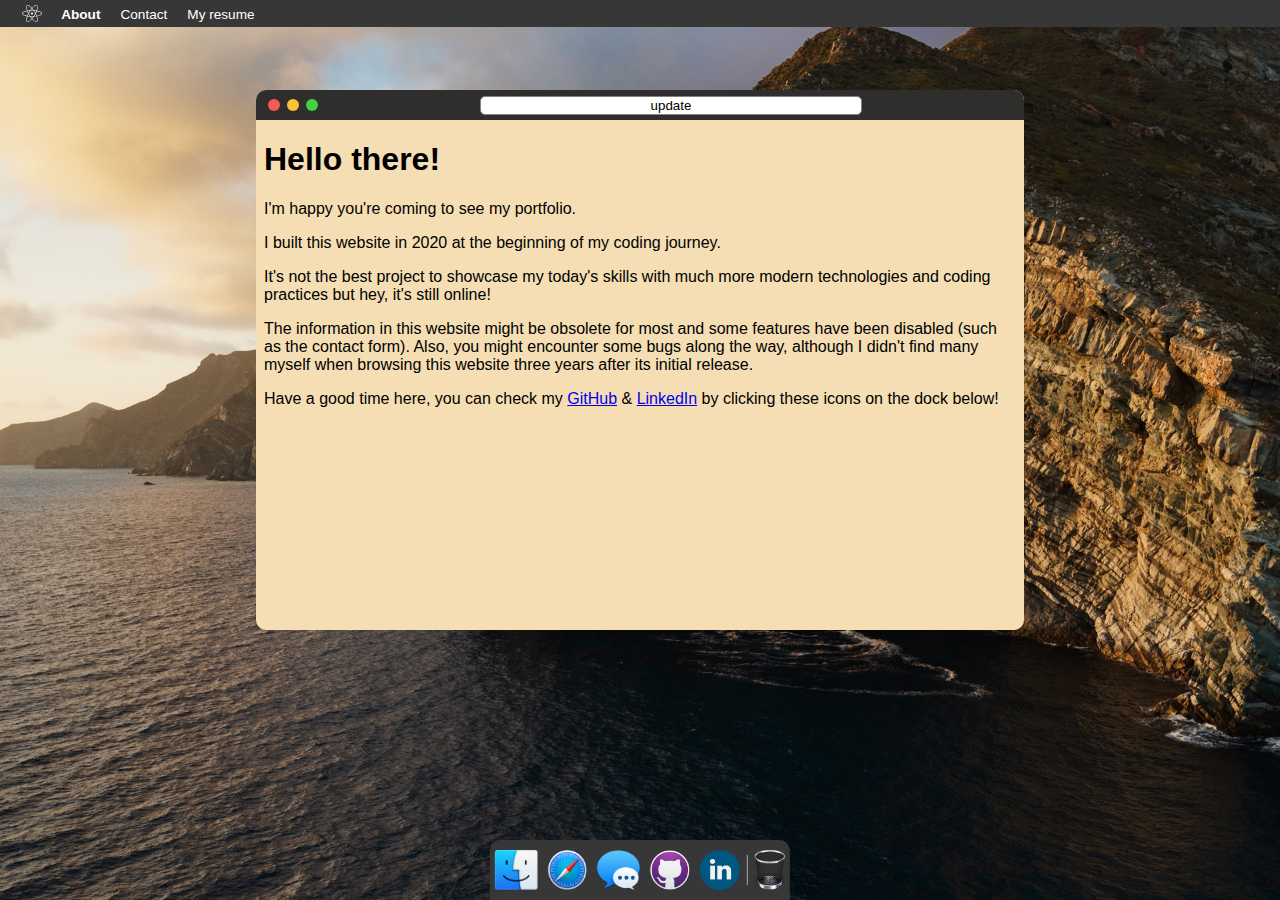
<file: index.html>
<!DOCTYPE html>
<html lang="en">
<head>
    <meta charset="UTF-8">
    <meta name="viewport" content="width=device-width, initial-scale=1.0">
    <!-- <link rel="stylesheet" href="https://csstools.github.io/normalize.css/11.0.0/normalize.css"> -->
    <link rel="stylesheet" href="style.css">
    <link rel="shortcut icon" href="images/atom.svg" type="image/x-icon">
    <title>Loïc Etienne | Portfolio</title>
    <script src="libraries/draggabilly.pkgd.min.js"></script>
    <script src="libraries/draggabilly.min.js"></script>
</head>
<body>
    <!--⬇ NAV ⬇-->
    <nav>
        <div class="imgContainer nav-item" data-cm="cm1">
            <img src="images/atom.svg" alt="logo" />
        </div>
        <b class="nav-item" data-cm="cm2">About</b>
        <span class="nav-item" data-cm="cm3">Contact</span>
        <span class="nav-item" data-cm="cm4">My resume</span>
        <span class="nav-item" id="clock"></span>
    </nav>
    <!--⬆ NAV ⬆-->


    <!--⬇ Contextual menus of the nav ⬇-->
    <div class="contextual-menu" id="cm1">
        <p onclick="location.reload(true)">Restart</p>
        <p onclick="window.location.href ='https://duckduckgo.com/'">Shutdown</p>
    </div>

    <div class="contextual-menu" id="cm2">
        <p onclick="openWindow('safari','webpages/about_me.html','about me')">Learn more about me</p>
        <p onclick="openWindow('safari','webpages/about_this_project.html','about this project')">Learn more about this project</p>
    </div>

    <div class="contextual-menu" id="cm3">
        <p onclick="openWindow('imessage')">Click <u>here</u> to send me a nice message</p>
        <p onclick="redirect('mailto:loic.etienne+old-portfolio@dauphine.eu')">Or use my email <i>loic.etienne@dauphine.eu</i></p>
        <p onclick="redirect('tel:+33612345678')">I can also be reached at <i>+33 (0) 6 12 34 56 78</i></p>
        <div class="horizontal-line"></div>
        <p onclick="redirect('https://www.linkedin.com/in/loic-etienne/')">My LinkedIn is one click away from here</p>
        <p onclick="redirect('https://github.com/LoicE5')">So is my GitHub profile</p>
    </div>

    <div class="contextual-menu" id="cm4">
        <p onclick="alert(`No longer available :(`)">Click <u>here</u> to get to my online Resume</p>
        <p onclick="alert(`No longer available :(`)">Or <u>here</u> to view my PDF resume</p>
    </div>
    <!--⬆ Contextual menus of the nav ⬆-->

    <!--⬇ Dock ⬇-->
    <div class="dock">
        <img src="images/icons/finder-icon.png" alt="Finder" draggable="false" onclick="openWindow('finder')">
        <img src="images/icons/safari-icon.png" alt="Safari" draggable="false" onclick="openWindow('safari','webpages/guide.html','guide')">
        <img src="images/icons/messages-icon.png" alt="Messages" draggable="false" onclick="openWindow('imessage')">
        <img src="images/icons/github-icon.png" alt="GitHub" draggable="false" onclick="redirect(`https://github.com/LoicE5`)">
        <img src="images/icons/linkedin-icon.png" alt="" draggable="false" onclick="redirect(`https://www.linkedin.com/in/loic-etienne/`)">
        <div class="vertical-dock-line"></div>
        <img src="images/icons/trash-icon.png" alt="" draggable="false">
    </div>
    <!--⬆ Dock ⬆-->

<!--⬇ JavaScript ⬇-->
<script src="app.js"></script>
</body>
</html>
</file>
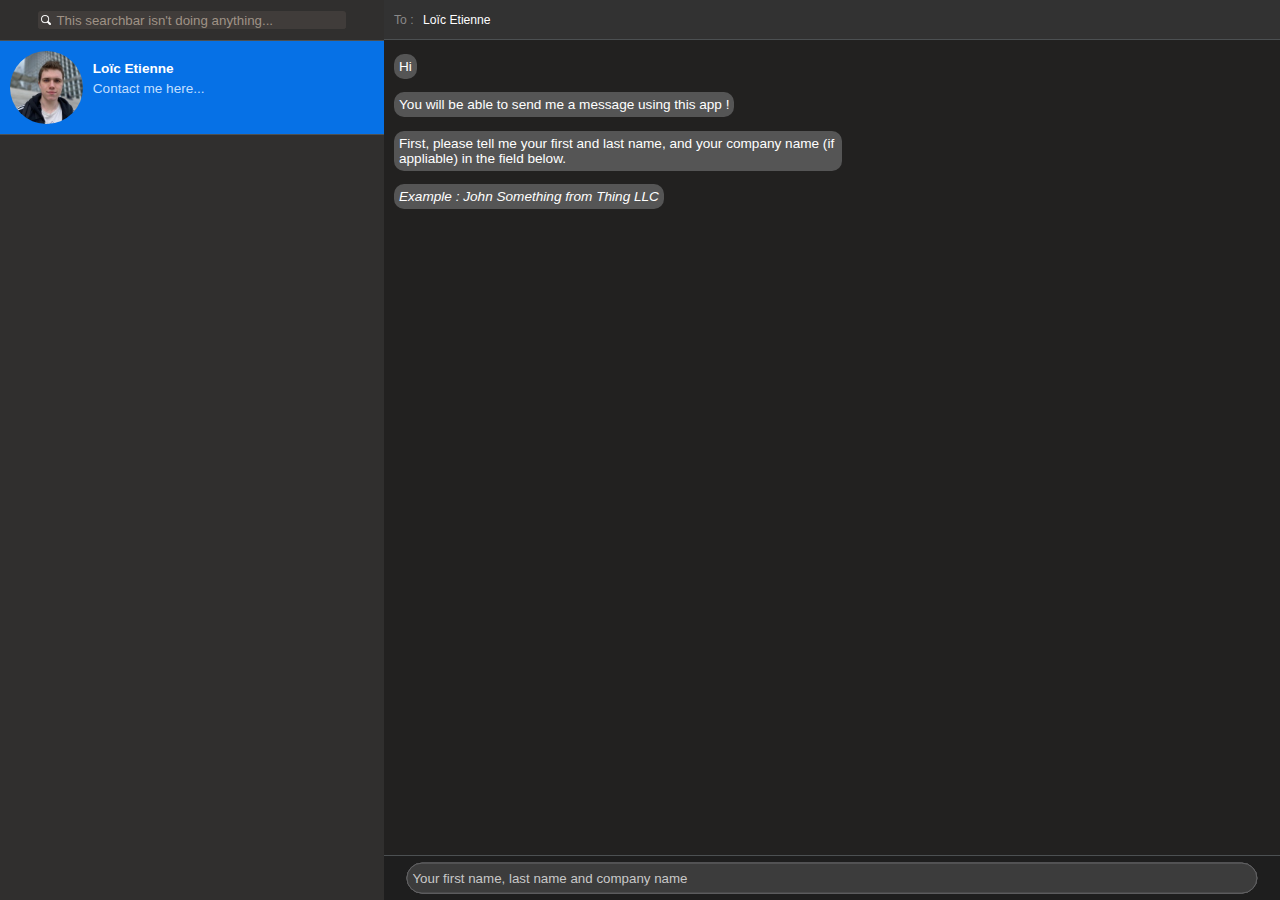
<file: assets/imessage_form.html>
<!DOCTYPE html>
<html lang="en">
<head>
    <meta charset="UTF-8">
    <META HTTP-EQUIV="Pragma" CONTENT="no-cache">
    <meta name="viewport" content="width=device-width, initial-scale=1.0">
    <title>iMessage Form | Loïc Etienne</title>
    <link rel="stylesheet" href="imessage_stylesheet.css">
</head>
<body>
    <aside>
        <div class="searchbar-container">
            <input type="text" placeholder="This searchbar isn't doing anything...">
            <img src="../images/search_icon.png" alt="" ondragstart="return false">
        </div>
        <div class="contact">
            <img src="../images/loic_etienne_linkedin_pic.jpeg" alt="">
            <b>Loïc Etienne</b><br>
            <span>Contact me here...</span>
        </div>
    </aside>
    <main>
        <div class="user-container">
            <span>To : </span>&nbsp;<span>Loïc Etienne</span>
        </div>
        <p class="message-received">Hi</p>
        <p class="message-received">You will be able to send me a message using this app !</p>
        <p class="message-received">First, please tell me your first and last name, and your company name (if appliable) in the field below.</p>
        <p class="message-received"><i>Example : John Something from Thing LLC</i></p>
    </main>
    <form method="GET" action="imessage_target.html" autocomplete="off">
        <input type="text" required class="messageInput" placeholder="Your first name, last name and company name" name="names" style="z-index:3" onkeydown="sending(event,this)">
        <input type="text" required class="messageInput" placeholder="Your email adress" name="email" style="z-index:2" onkeydown="sending(event,this)">
        <textarea name="message" required rows="1" class="messageInput" style="z-index:0" placeholder="Your message"></textarea>
        <input type="image" src="../images/send_button.png" border="0" alt="Submit" />
    </form>

    <!--⬇ Script ⬇-->
    <script>
        window.onload = ()=>{
            const ua = navigator.userAgent.toLowerCase();
            const isAndroid = ua.indexOf("android") > -1;
            if(isAndroid){
                alert("Dear visitor,\n\nIt seems that you are using an Android device. Unfortunately, the interactivity of this form is based on the keyCode JavaScript detection, that is impossible because of Android's restrictions.\n\nYou can :\n\n- Open this window with an IOS device or with any computer or\n\n- Reach me directly at loic.e@ik.me");
            }
            console.log('ATTENTION\n\nThe content that you might be seeing in this console is for pure development purposes and is destinated to developers who wish to help me improve the efficiency of this code. If you are a regular user, please do not pay attention to what may appears below.');
        }

        function sending(e,el){
            
            const code = (e.keyCode ? e.keyCode : e.which);

            console.log('keyCode → '+code);

            /*⬇ code == 13 → Return/Enter & code == 9 → Tab ⬇*/
            if(code == 13 || code == 9) {
                const val = el.value;

                if(val != ''){

                    if(el.name == "names"){
                        document.querySelector('main').innerHTML += `
                            <p class="message-sent">${val}</p>
                            <p class="message-received">Alright ${val}, nice to meet you ! Can I please ask you for your email address ? You can type it in the field below !</p>
                        `;
                    } else if(el.name == "email"){
                        document.querySelector('main').innerHTML += `
                            <p class="message-sent">${val}</p>
                            <p class="message-received">Thanks ! I'll be using this email address to reach you once I've read your message ! Talking about message, what is it ? You can type it below as well as before.</p>
                        `;
                    }

                    el.classList.add('screen-reader-text');
                }
            }
        }

        const textarea = document.querySelector("textarea");
        const heightLimit = 150; /* Maximum height: 200px */

        textarea.oninput = function() {
            textarea.style.height = ""; /* Reset the height*/
            textarea.style.height = Math.min(textarea.scrollHeight, heightLimit) + "px";
            document.querySelector('form').style.height = Math.min(textarea.scrollHeight, heightLimit) + "px";
        }
    </script>
</body>
</html>
</file>
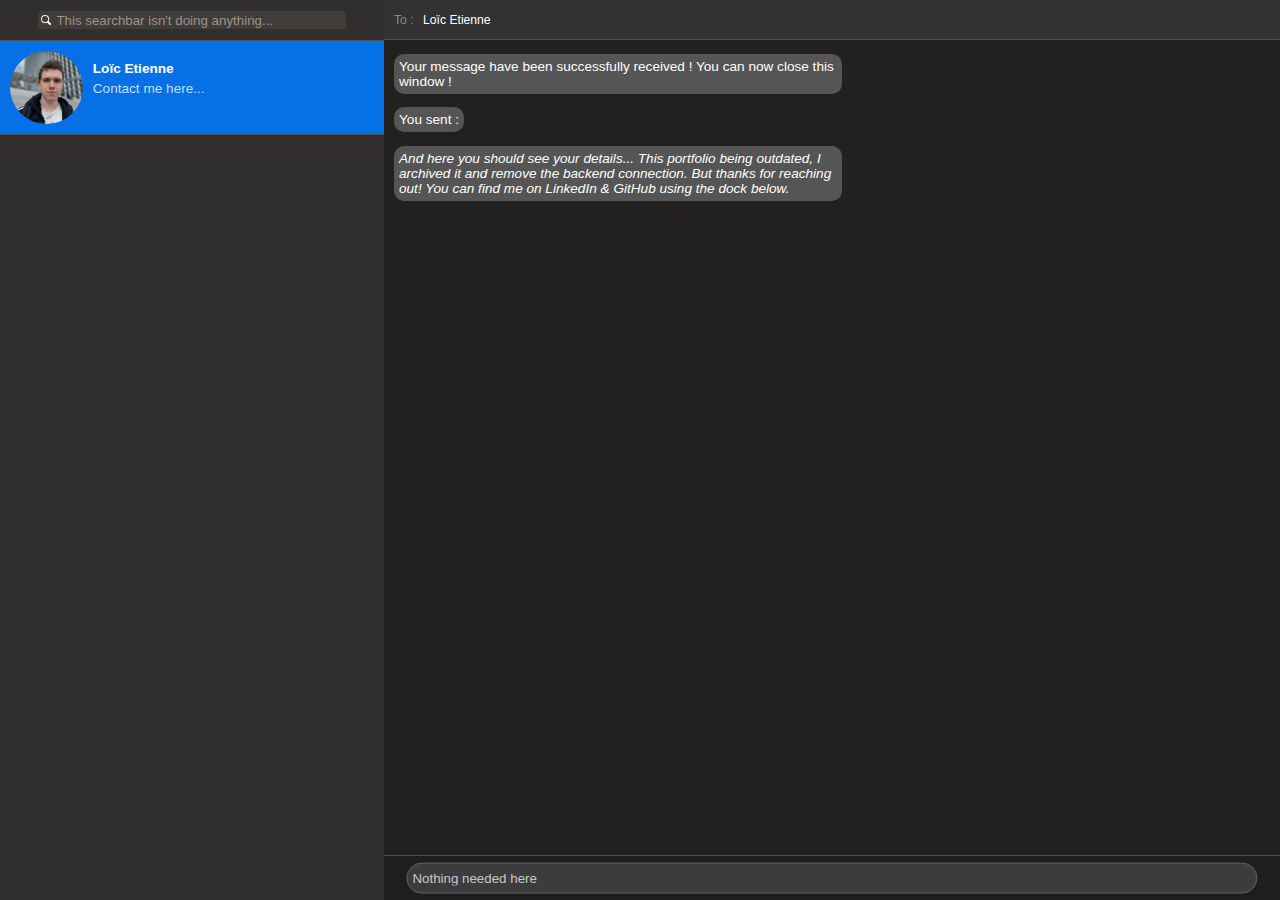
<file: assets/imessage_target.html>
<!DOCTYPE html>
<html lang="en">
<head>
    <meta charset="UTF-8">
    <meta name="viewport" content="width=device-width, initial-scale=1.0">
    <title>iMessage Form | Loïc Etienne</title>
    <link rel="stylesheet" href="imessage_stylesheet.css">
</head>
<body>
    <aside>
        <div class="searchbar-container">
            <input type="text" placeholder="This searchbar isn't doing anything...">
            <img src="../images/search_icon.png" alt="" ondragstart="return false">
        </div>
        <div class="contact">
            <img src="../images/loic_etienne_linkedin_pic.jpeg" alt="">
            <b>Loïc Etienne</b><br>
            <span>Contact me here...</span>
        </div>
    </aside>
    <main>
        <div class="user-container">
            <span>To : </span>&nbsp;<span>Loïc Etienne</span>
        </div>

        <p class="message-received">Your message have been successfully received ! You can now close this window !</p>
        <p class="message-received">You sent :</p>
        <p class="message-received"><i>And here you should see your details... This portfolio being outdated, I archived it and remove the backend connection. But thanks for reaching out! You can find me on LinkedIn & GitHub using the dock below.</i></p>
    </main>
    <form>
        <input type="text" required class="messageInput" placeholder="Nothing needed here" name="names" style="z-index:3" onkeypress="return false">
    </form>
</body>
</html>
</file>
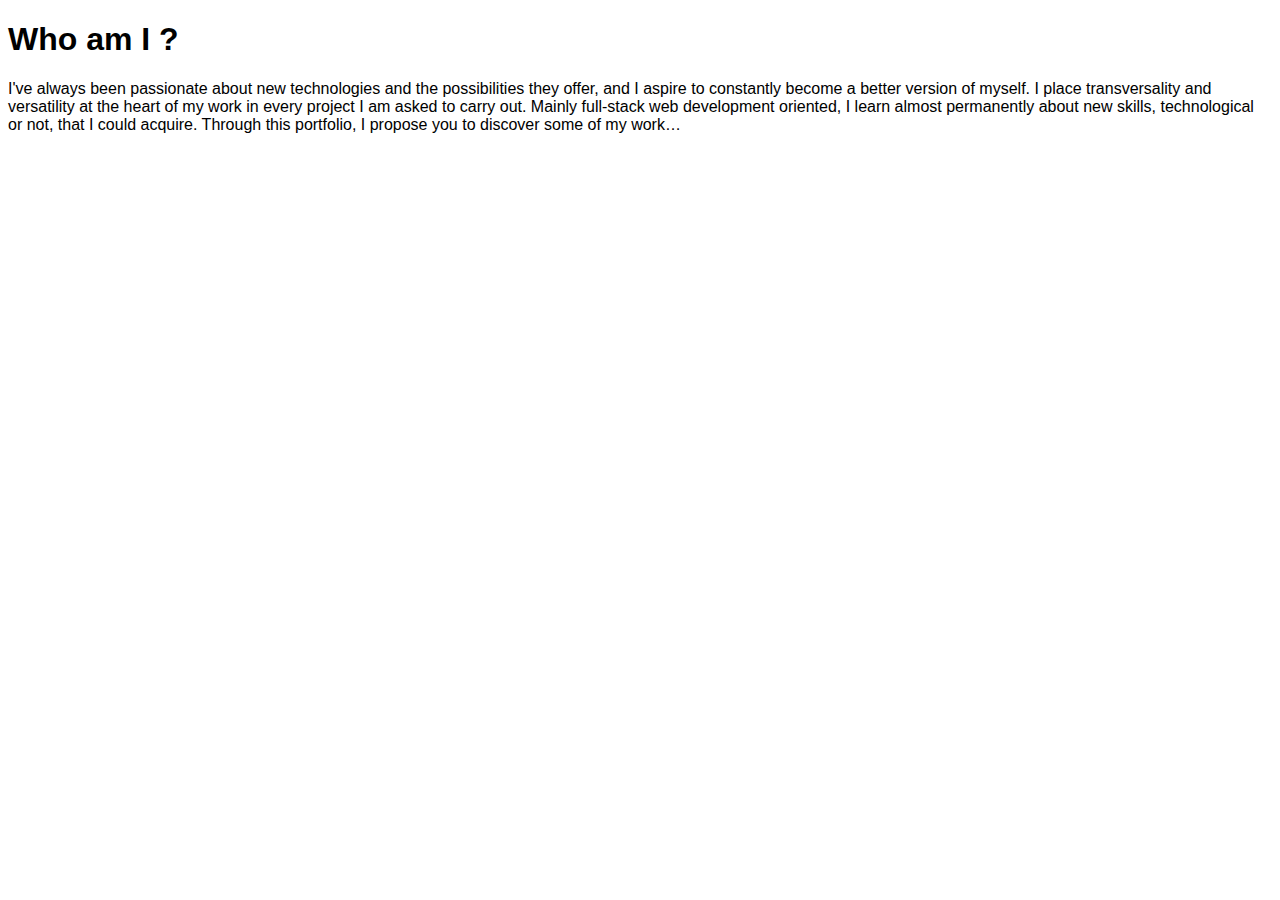
<file: webpages/about_me.html>
<!DOCTYPE html>
<html lang="en">
<head>
    <meta charset="UTF-8">
    <meta name="viewport" content="width=device-width, initial-scale=1.0">
    <link rel="stylesheet" href="webpages_stylesheet.css">
    <title>About me | Loïc Etienne</title>
</head>
<body>
    <h1>Who am I ?</h1>
    <p>I've always been passionate about new technologies and the possibilities they offer, and I aspire to constantly become a better version of myself. I place transversality and versatility at the heart of my work in every project I am asked to carry out. Mainly full-stack web development oriented, I learn almost permanently about new skills, technological or not, that I could acquire. Through this portfolio, I propose you to discover some of my work…
    </p>
</body>
</html>
</file>
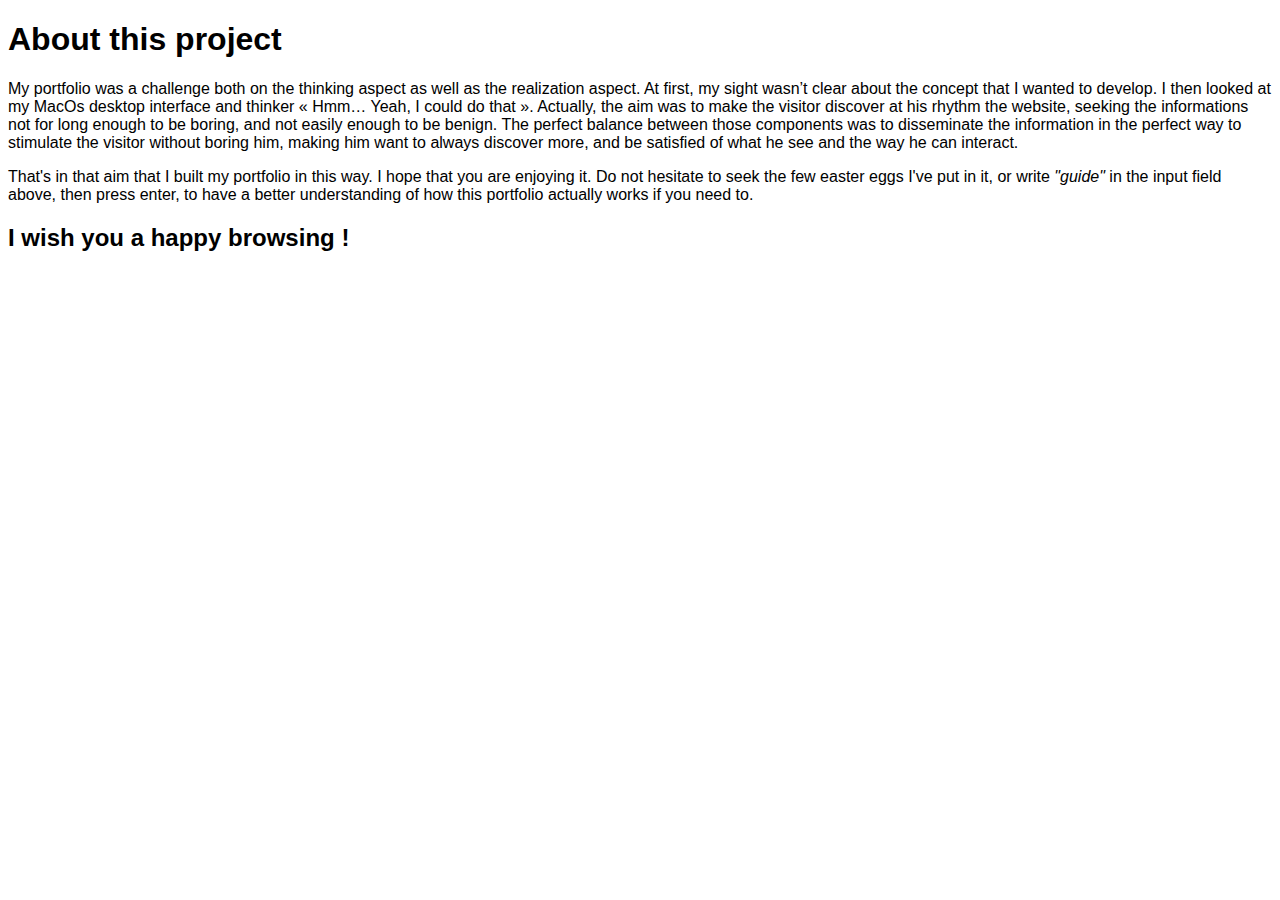
<file: webpages/about_this_project.html>
<!DOCTYPE html>
<html lang="en">
<head>
    <meta charset="UTF-8">
    <meta name="viewport" content="width=device-width, initial-scale=1.0">
    <link rel="stylesheet" href="webpages_stylesheet.css">
    <title>About this project | Loïc Etienne</title>
</head>
<body>
    <h1>About this project</h1>
    <p>My portfolio was a challenge both on the thinking aspect as well as the realization aspect. At first, my sight wasn’t clear about the concept that I wanted to develop. I then looked at my MacOs desktop interface and thinker « Hmm… Yeah, I could do that ». Actually, the aim was to make the visitor discover at his rhythm the website, seeking the informations not for long enough to be boring, and not easily enough to be benign. The perfect balance between those components was to disseminate the information in the perfect way to stimulate the visitor without boring him, making him want to always discover more, and be satisfied of what he see and the way he can interact.
    </p>
    <p>That's in that aim that I built my portfolio in this way. I hope that you are enjoying it. Do not hesitate to seek the few easter eggs I've put in it, or write <i>"guide"</i> in the input field above, then press enter, to have a better understanding of how this portfolio actually works if you need to.
    </p>
    <h2>I wish you a happy browsing !</h2>
</body>
</html>
</file>
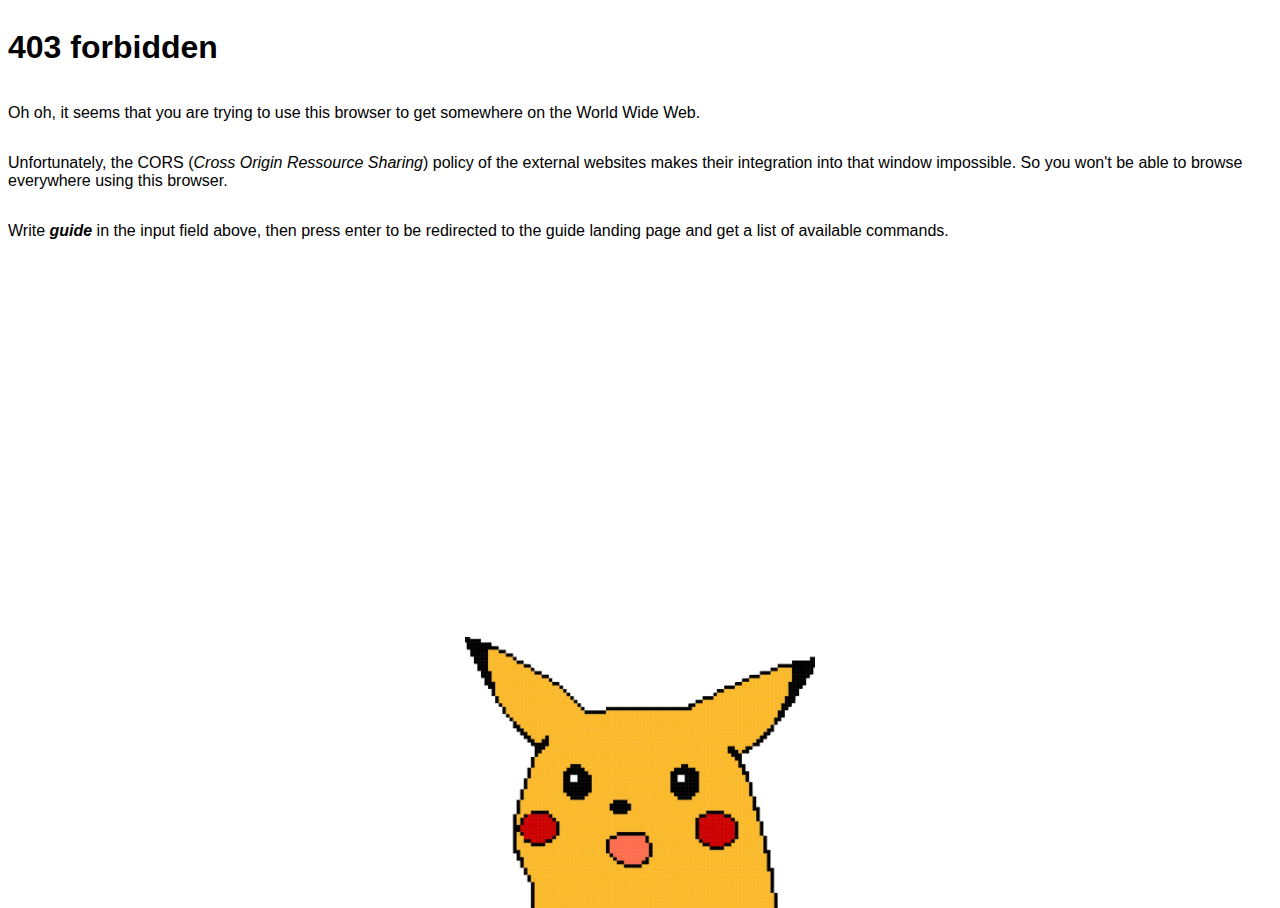
<file: webpages/access_denied.html>
<!DOCTYPE html>
<html lang="en">
<head>
    <meta charset="UTF-8">
    <meta name="viewport" content="width=device-width, initial-scale=1.0">
    <title>Acces denied</title>
    <link rel="stylesheet" href="webpages_stylesheet.css">
    <style>
       body {
            margin-bottom: 0px;
            height: 100vh;
            display: flex;
            flex-flow: column nowrap;
            overflow: hidden;
       }

        img {
            margin-left: auto;
            margin-right: auto;
            margin-top: auto;
            margin-bottom: 0px;
            width: 60vw;
            max-width: 350px;
            height: auto;
        }
    </style>
</head>
<body>
    <h1>403 forbidden</h1>
    <p>Oh oh, it seems that you are trying to use this browser to get somewhere on the World Wide Web.</p>
    <p>Unfortunately, the CORS (<i>Cross Origin Ressource Sharing</i>) policy of the external websites makes their integration into that window impossible. So you won't be able to browse everywhere using this browser.</p>
    <p>Write <b><i>guide</i></b> in the input field above, then press enter to be redirected to the guide landing page and get a list of available commands.</p>
    <img src="../images/shocked_pikachu.png" alt="" draggable="false">
</body>
</html>
</file>
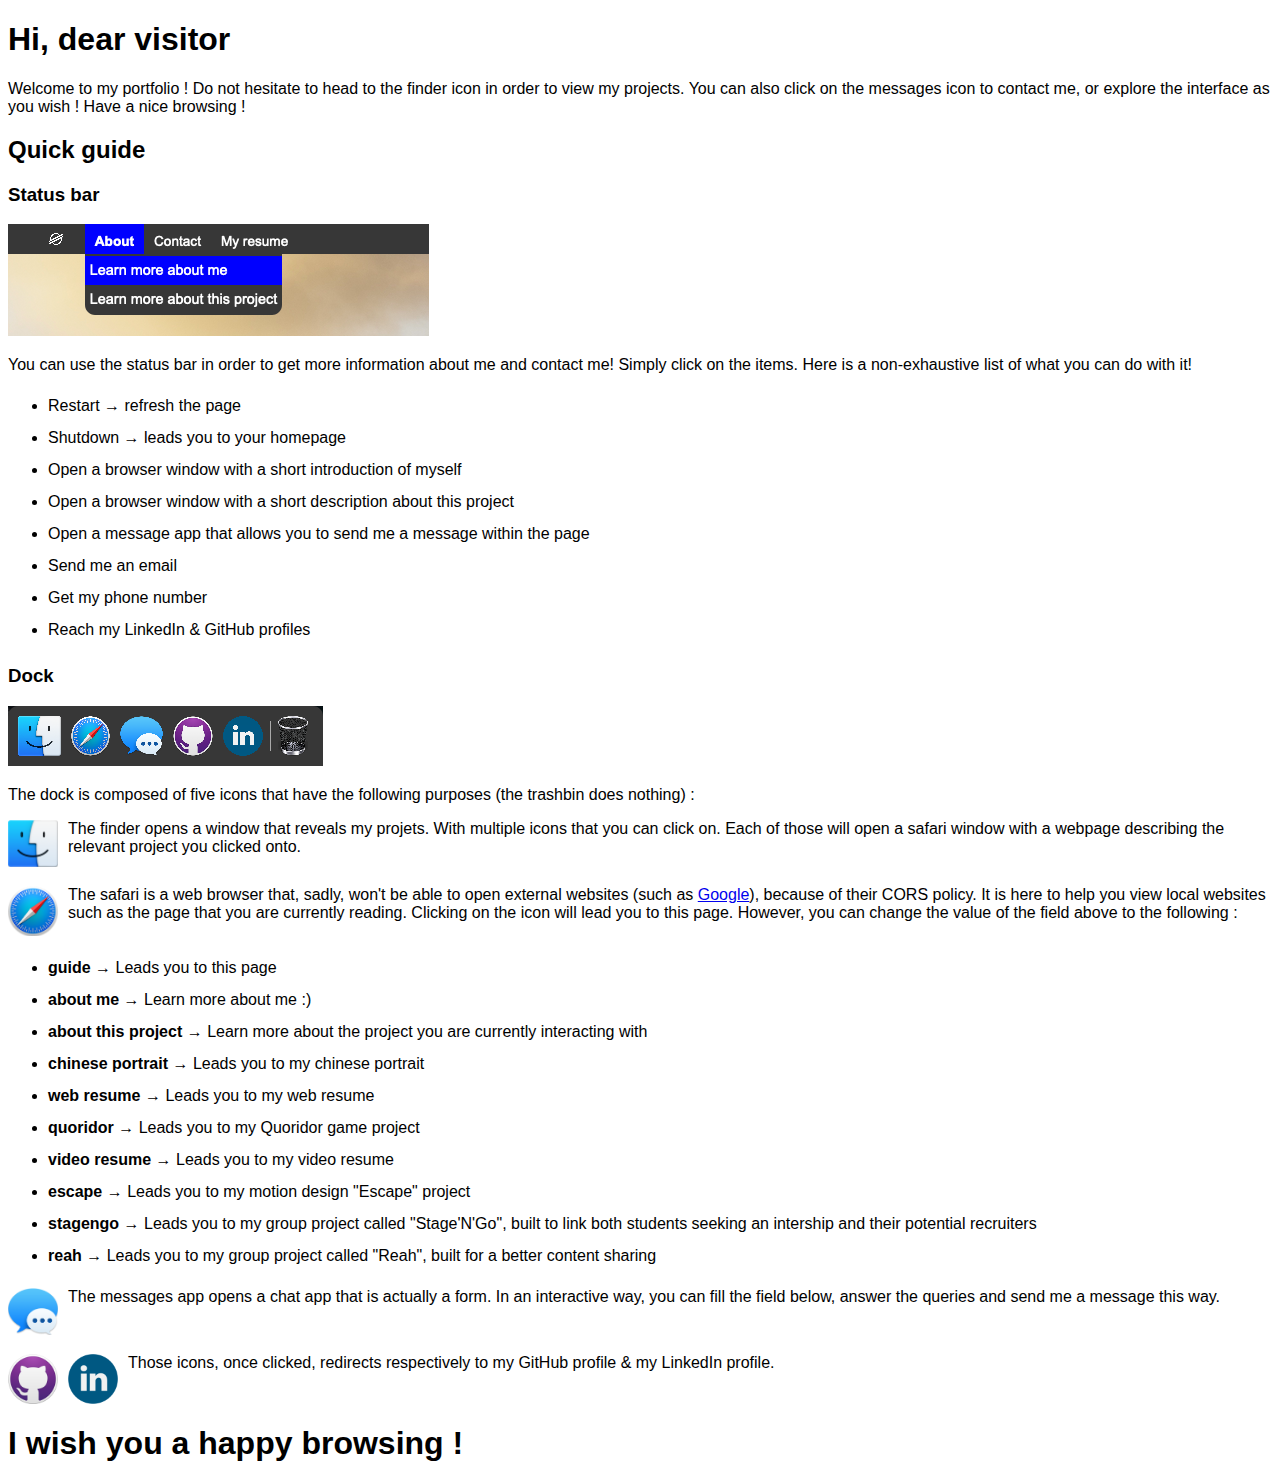
<file: webpages/guide.html>
<!DOCTYPE html>
<html lang="en">
<head>
    <meta charset="UTF-8">
    <meta name="viewport" content="width=device-width, initial-scale=1.0">
    <title>This is a guide</title>
    <link rel="stylesheet" href="webpages_stylesheet.css">
</head>
<body>
    <h1>Hi, dear visitor</h1>
    <p>Welcome to my portfolio ! Do not hesitate to head to the finder icon in order to view my projects. You can also click on the messages icon to contact me, or explore the interface as you wish ! Have a nice browsing !</p>

    <h2>Quick guide</h2>
    <h3>Status bar</h3>

    <img src="../images/status_bar_screenshot.png" alt="status bar">
    <p>You can use the status bar in order to get more information about me and contact me! Simply click on the items. Here is a non-exhaustive list of what you can do with it!</p>
    <ul>
        <li>Restart → refresh the page</li>
        <li>Shutdown → leads you to your homepage</li>
        <li>Open a browser window with a short introduction of myself</li>
        <li>Open a browser window with a short description about this project</li>
        <li>Open a message app that allows you to send me a message within the page</li>
        <li>Send me an email</li>
        <li>Get my phone number</li>
        <li>Reach my LinkedIn & GitHub profiles</li>
    </ul>

    <h3>Dock</h3>
    <img src="../images/guide_dock.png" alt="dock">
    <p>The dock is composed of five icons that have the following purposes (the trashbin does nothing) :</p>
    <p class="imaged">
        <img src="../images/icons/finder-icon.png" alt="finder" class="lefted">
        The finder opens a window that reveals my projets. With multiple icons that you can click on. Each of those will open a safari window with a webpage describing the relevant project you clicked onto.
    </p>
    <p class="imaged">
        <img src="../images/icons/safari-icon.png" alt="" class="lefted">
        The safari is a web browser that, sadly, won't be able to open external websites (such as <a href="https://www.google.com/" target="_blank">Google</a>), because of their CORS policy. It is here to help you view local websites such as the page that you are currently reading. Clicking on the icon will lead you to this page. However, you can change the value of the field above to the following :
        <ul>
            <li><b>guide</b> → Leads you to this page</li>
            <li><b>about me</b> → Learn more about me :)</li>
            <li><b>about this project</b> → Learn more about the project you are currently interacting with</li>
            <li><b>chinese portrait</b> → Leads you to my chinese portrait</li>
            <li><b>web resume</b> → Leads you to my web resume</li>
            <li><b>quoridor</b> → Leads you to my Quoridor game project</li>
            <li><b>video resume</b> → Leads you to my video resume</li>
            <li><b>escape</b> → Leads you to my motion design "Escape" project</li>
            <li><b>stagengo</b> → Leads you to my group project called "Stage'N'Go", built to link both students seeking an intership and their potential recruiters</li>
            <li><b>reah</b> → Leads you to my group project called "Reah", built for a better content sharing</li>
        </ul>
    </p>
    <p class="imaged">
        <img src="../images/icons/messages-icon.png" alt="messages" class="lefted">
        The messages app opens a chat app that is actually a form. In an interactive way, you can fill the field below, answer the queries and send me a message this way.
    </p>
    <p class="imaged">
        <img src="../images/icons/github-icon.png" alt="GitHub" class="lefted">
        <img src="../images/icons/linkedin-icon.png" alt="LinkedIn" class="lefted">
        Those icons, once clicked, redirects respectively to my GitHub profile & my LinkedIn profile.
    </p>

    <h1>I wish you a happy browsing !</h1>
</body>
</html>
</file>
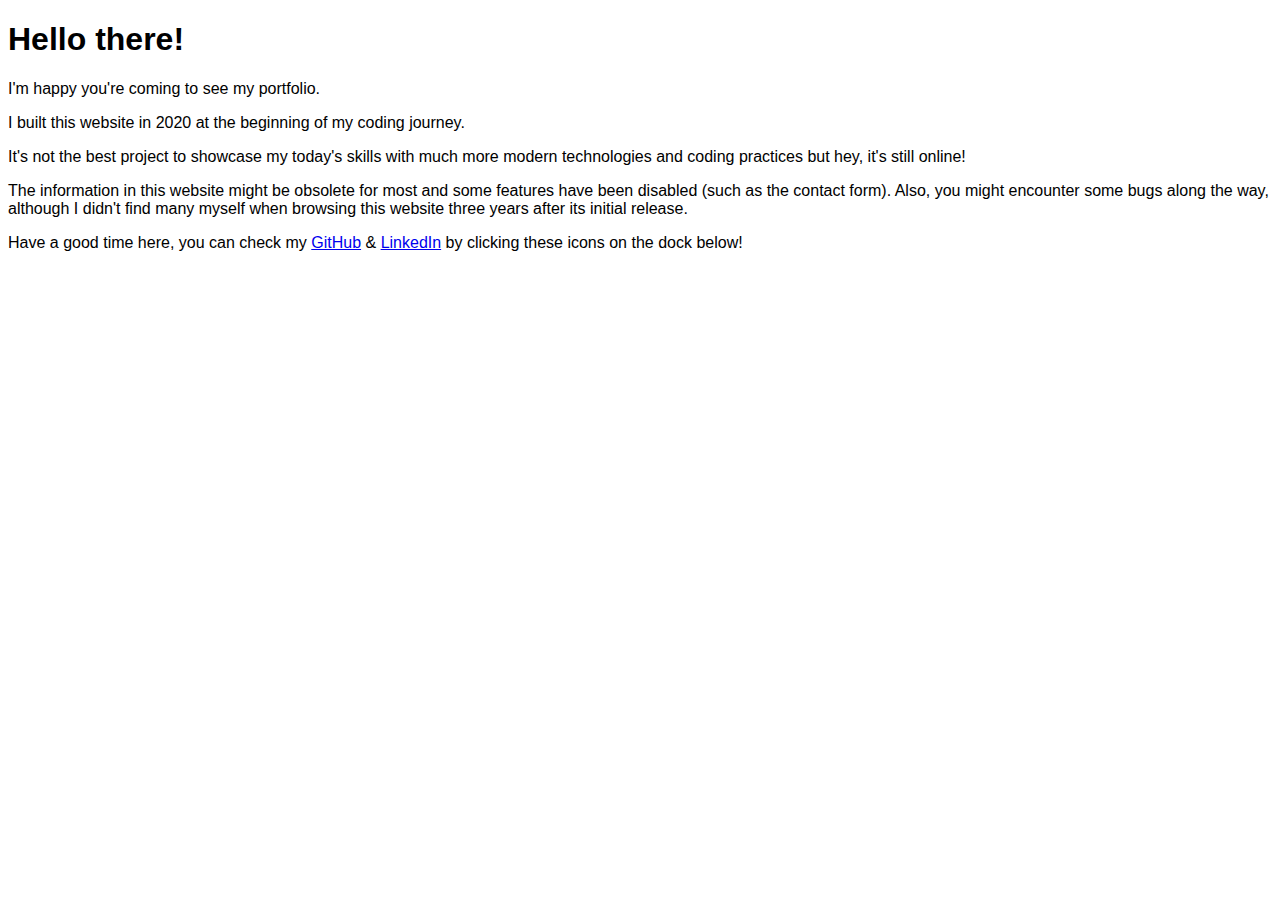
<file: webpages/update.html>
<!DOCTYPE html>
<html lang="en">
<head>
    <meta charset="UTF-8">
    <meta name="viewport" content="width=device-width, initial-scale=1.0">
    <link rel="stylesheet" href="webpages_stylesheet.css">
    <title>Update | Loïc Etienne</title>
</head>
<body>
    <h1>Hello there!</h1>
    <p>I'm happy you're coming to see my portfolio.</p>
    <p>I built this website in 2020 at the beginning of my coding journey.</p>
    <p>It's not the best project to showcase my today's skills with much more modern technologies and coding practices but hey, it's still online!</p>
    <p>The information in this website might be obsolete for most and some features have been disabled (such as the contact form). Also, you might encounter some bugs along the way, although I didn't find many myself when browsing this website three years after its initial release.</p>
    <p>Have a good time here, you can check my <a href="https://github.com/LoicE5" target="_blank">GitHub</a> & <a href="https://linkedin.com/in/loic-etienne" target="_blank">LinkedIn</a> by clicking these icons on the dock below!</p>
</body>
</html>
</file>
<file: style.css>
:root {
  --nav-background-color: rgba(55,55,55,1);
  --nav-height: 3vh;
  --window-border-radius: 10px;
}

*,*::before,*::after {
  box-sizing: border-box;
}

html {
  font-family: Arial, Helvetica, sans-serif;
}

body {
  margin: 0;
  height: 100vh;
  width: 100vw;

  background: url('images/catalina_wallpaper.jpg');
  background-repeat: no-repeat;
  background-attachment: fixed;
  background-size: cover;
  background-position: 50% 50%;
}


nav {
  position: fixed;
  width: 100vw;
  height: var(--nav-height);
  background: var(--nav-background-color);
  display: flex;
  flex-flow: row nowrap;
  color: white;
}

.imgContainer {
  height: 100% !important;
  width: 3vw !important;
  margin-left: 1vw !important;
  display: flex !important;
  padding: 0 !important;
  font-size: 1rem !important;
}

.imgContainer>img {
  height: 65%;
  margin: auto;
}

.nav-item {
  display: block;
  /* height: 100%; */
  padding-top: calc(1.5vh - 0.425rem);
  padding-left: 10px;
  padding-right: 10px;
  font-size: 0.85rem;
  cursor: default;
}

#clock {
  margin-right: 0 !important;
  margin-left: auto;
}

.isBlue {
  background-color: blue;
}

.mask {
  width: 100vw;
  height: 100vh;
  position: fixed;
  z-index: 10;
}

.contextual-menu {
  width: max-content;
  height: max-content;
  padding-top: 2px;
  padding-bottom: 2px;
  background: var(--nav-background-color);
  border-bottom-left-radius: 10px;
  border-bottom-right-radius: 10px;
  position: fixed;
  z-index: 11;
  top: var(--nav-height);
  display: flex;
  flex-flow: column nowrap;
  color: white;
  /*⬇ Visibility ⬇*/
  visibility: hidden;
}

.contextual-menu p {
  padding: 5px;
  cursor: default;
  font-size: 0.9em;
  margin: 0px;
}

.contextual-menu p:hover {
  background-color: blue;
}

.horizontal-line {
  width: 100%;
  height: 2px;
  background: grey;
}

.vertical-dock-line {
  width: 1px;
  height: 60%;
  margin-left: 2px;
  margin-right: 2px;
  margin-top: auto;
  margin-bottom: auto;
  background: darkgrey;
}

#cm1 {
  left: 1vw;
}

#cm2 {
  left: calc(1vw + 3vw);
}

#cm3 {
  left: calc(1vw + 3vw + 59.28px);
}

#cm4 {
  left: calc(1vw + 3vw + 59.28px + 66.88px);
}

.dock {
  width: max-content;
  max-width: 340px;
  height: 60px;
  display: flex;
  flex-flow: row nowrap;
  position: fixed;
  bottom: 0px;
  left: 50vw;
  transform: translateX(-50%);
  min-height: 50px;
  background: var(--nav-background-color);
  border-top-left-radius: 10px;
  border-top-right-radius: 10px;
  padding: 5px;
}

.dock>*:first-child {
  margin-left: auto;
}

.dock>*:last-child {
  margin-right: auto;
}

.dock img {
  width: auto;
  max-height: 90%;
  margin: 5px;
}

.finder-window {
  width: 26.04vw;
  min-width: 300px;
  min-height: 300px;
  height: 29.82vh;
  position: absolute;
  top: 30vh; /* Provisoire */
  left: 25vw; /* Provisoire */
  background: rgb(34, 33, 32);
  border-radius: var(--window-border-radius);
  padding-top: 30px;
  display: flex;
  flex-flow: row wrap;
  /* overflow: scroll; */
}

header {
  background: rgb(47,46,45);
  height: 30px;
  width: 100%;
  border-top-left-radius: inherit;
  border-top-right-radius: inherit;
  display: flex;
  flex-flow: row nowrap;
  padding-left: 5px;
  position: absolute;
  top: 0px;
}

.actionBtn {
  border: none;
  box-shadow: none;
  border-radius: 50%;
  width: 12px !important;
  height: 12px !important;
  outline: none;
  margin-top: auto;
  margin-bottom: auto;
  margin-left: 7px;
}

.actionBtn.red {
  background: rgb(245,90,85);
}

.actionBtn.yellow {
  background: rgb(248,195,57);
}

.actionBtn.green {
  background: rgb(68,208,66);
}

.finder-window>header img {
  height: 50%;
  width: auto;
  margin-top: auto;
  margin-bottom: auto;
  margin-left: auto;
  margin-right: 7px;
}

.finder-window>header span {
  margin-right: auto;
  margin-top: auto !important;
  margin-bottom: auto !important;
  color: white;
  font-size: 0.85rem; 
}

.finder-icon {
  width: 50px;
  height: 80px;
  margin-left: 20px;
  margin-top: 15px;
  display: flex;
  flex-flow: column nowrap;
}

.finder-icon>* {
  width: 100%;
  height: auto;
  color: white;
  font-size: 0.7rem;
  margin: 0;
  text-align: center;
  margin-top: auto;
  margin-bottom: auto;
}

.safarii {
  width: 60vw;
  height: 60vh;
  background: wheat;
  display: flex;
  position: absolute;
  /* z-index: 2; */
  padding-top: 30px;
  top: 10vh;
  left: 20vw;
  border-radius: var(--window-border-radius);
}

.safari-input {
  border-radius: 5px;
  border: grey 1px solid;
  background: white;
  width: 50%;
  margin: auto;
  outline: none;
  padding: auto;
  text-align: center;
}

.safarii iframe {
  width: 100%;
  height: 100%;
}

.imessage-window {
  width: 70vw;
  height: 60vh;
  display: flex;
  position: absolute;
  /* z-index: 3; */
  padding-top: 30px;
  top: 10vh;
  left: 20vw;
  border-radius: var(--window-border-radius);
  overflow: hidden !important;
}

.imessage-window iframe {
  width: 100%;
  height: 100%;
  overflow: hidden !important;
}

.fullscreen {
  width: 100vw;
  height: calc(100vh - var(--nav-height) - 60px);
  top: var(--nav-height) !important;
  left: 0px !important;
  transform: none !important;
}

.reah-icon {
  border-radius: 5px;
}

@media (max-width: 485px){
  #clock {
    display: none;
  }
  .contextual-menu {
    left: 1vw !important;
  }
}
</file>
<file: assets/imessage_stylesheet.css>
:root {
    --content-border: 1px solid rgb(76,80,82);
    --the-blue: rgb(6,113,230);
}
*,*::before,*::after {
    box-sizing: border-box;
}

html {
    font-family: helvetica;
    color: white !important;
    caret-color: white;
}

body {
    margin: 0;
    width: 100vw;
    height: 100vh;
    background: rgb(48,47,46);
}

aside {
    float: left;
    width: 30%;
    height: 100%;
    background: rgb(48,47,46);
    display: flex;
    flex-flow: column nowrap;
}

main {
    float: right;
    width: 70%;
    height: 95%;
    background: rgb(34,33,32);
    position: relative;
    overflow-y: scroll;
    padding-top: 40px;
}

main,textarea {
    -ms-overflow-style: none;  /* IE and Edge */
    scrollbar-width: none;  /* Firefox */
}

 /* Hide scrollbar for Chrome, Safari and Opera */
main::-webkit-scrollbar,textarea::-webkit-scrollbar {
    display: none;
}

.user-container {
    position: absolute;
    top: 0px;
    width: 100%;
    height: 40px;
    background: rgb(50,50,50);
    display: flex;
    flex-flow: row nowrap;
    border-bottom: var(--content-border);
}

.user-container>span:first-child {
    color: rgb(137,136,136);
    margin-left: 10px;
}

.user-container>* {
    display: inline-block;
    margin-top: auto;
    margin-bottom: auto;
    font-size: 0.76rem;
}

.user-container>span:nth-child(2) {
    padding: 5px;
}

.user-container>span:nth-child(2):hover {
    background: rgb(72,89,113);
    border-radius: 3px;
    cursor: default;
}

.searchbar-container {
    width: 80%;
    margin-top: 11px;
    margin-bottom: 11px;
    margin-left: auto;
    margin-right: auto;
    background: rgb(64,60,58);
    border-radius: 3px;
    height: max-content;
    position: relative;
}

.searchbar-container>input {
    background: inherit;
    border: none;
    width: 100%;
    outline: none;
    border-radius: inherit;
    padding-left: 18px;
    color: white;
}

.searchbar-container>img {
    width: auto;
    height: 10px;
    position: absolute;
    left: 3px;
    top: 4px;
}

input::placeholder {
    color: rgb(159,146,134);
}

.contact {
    width: 100%;
    height: max-content;
    border-top: var(--content-border);
    border-bottom: var(--content-border);
    padding: 10px;
    font-size: 0.85rem;
    background: var(--the-blue);
}

.contact>b {
    margin-top: 10px;
    margin-bottom: 5px;
    display: inline-block;
}

.contact>span {
    color: rgb(193,223,255);
}

.contact>img {
    border-radius: 50%;
    float: left;
    width: 20%;
    height: auto;
    margin-right: 10px;
}

form {
    display: flex;
    background: rgb(30,30,30);
    width: 70%;
    min-height: 5%;
    position: relative;
    border-top: var(--content-border);
}

.messageInput {
    width: 95%;
    height: 70%;
    background: rgb(60,60,60);
    border-radius: 999px;
    border: solid 1px rgb(98,98,100);
    outline: none;
    padding-left: 5px;
    color: white;
    position: absolute;
    left: 50%;
    top: 50%;
    transform: translate(-50%,-50%);
    font-family: inherit;
}

.messageInput::placeholder {
    color: rgb(200,200,200);
}

.message-received {
    max-width: 50%;
    height: max-content;
    width: max-content;
    background: rgb(85,85,85);
    border-radius: 10px;
    padding: 5px;
    margin-left: 10px;
    font-size: 0.85rem;
}

.message-sent {
    max-width: 50%;
    width: max-content;
    height: max-content;
    background: var(--the-blue);
    border-radius: 10px;
    padding: 5px;
    margin-right: 10px;
    margin-left: auto;
    font-size: 0.85rem;
}

.screen-reader-text { 
    border:0;   
    clip: rect(1px, 1px, 1px, 1px); 
    clip-path: inset(50%);
    height: 1px; 
    margin: -1px;
    width: 1px; 
    overflow: hidden; 
    position: absolute !important;
    word-wrap:normal !important;
}

textarea {
    border-radius: 20px !important;
    resize: none;
    padding: 5px;
}

form input[type="image"] {
    width: 16px;
    height: 16px;
    position: absolute;
    left: auto;
    right: 3%;
    top: 7px;
    z-index: 1;
}

@media(max-width: 360px){
    aside {
        display: none;
    }
    main,form {
        width: 100%;
    }
}
</file>
<file: webpages/webpages_stylesheet.css>
*,*::before,*::after {
    box-sizing: border-box;
}

/*⬇ Classes for our project websites ⬇*/
html.project {
    color: white;
    font-size: 1.2rem;
    line-height: 1.5;
}

body.project {
    background: black;
    width: 100vw;
    height: 100vh;
    margin: 0px;
    padding: 8px;
    overflow-x: hidden;
}

body.project h1 {
    text-align: center;
}
/*⬆ Classes for our project websites ⬆*/

html {
    font-family: Helvetica, Arial, sans-serif;
}

main {
    position: relative;
    z-index: 0;
    width: 80%;
    margin-left: auto;
    margin-right: auto;
}

ul li {
    line-height: 2;
    color: black;
}

.horizontal-line {
    width: 90vw;
    margin-left: 5vw;
    margin-right: 5vw;
    height: 1px;
    background: black;
}

img {
    max-width: 100%;
    height: auto;
}

.lefted {
    float: left;
    width: 50px;
    height: auto;
    margin-right: 10px;
}

p.imaged {
    height: max-content;
    min-height: 50px;
    display: block;
}

.background-video {
    position: fixed;
    right: 0;
    bottom: 0;
    min-width: 100%;
    min-height: 100%;
    transform: translateX(calc((100% - 100vw) / 2));
    z-index: -1;
    /*⬇ Blur & darken effect ⬇*/
    opacity: 0.5;
    filter: blur(30px);
}

.button-link {
    display: inline-block;
    width: max-content;
    height: max-content;
    padding: 10px;
    color: white;
    text-decoration-line: none;
    font-weight: bold;
    background: rgb(9,99,206);
    margin-right: 10px;
    transition: box-shadow 0.5s ease-in-out;
}

.button-link:hover {
    box-shadow: 1px 1px 10px grey;
}

p.language {
    margin-top: 0px;
}

h3.language {
    margin-bottom: 5px;
}

.under-construction {
    background: tomato !important;
}

.display-video {
    position: absolute;
    width: 80vw;
    height: auto;
    left: 10vw;
    top: 5vh;
    z-index: 2;
}

.closeIt {
    position: fixed;
    width: 100vw;
    height: 100vh;
    z-index: 1;
    background: black;
    opacity: 0.5;
    top: 0px;
    left: 0px;
}

.invisible {
    display: none !important;
}

.crew-member,.crew-member>*,.crew-member>*:visited {
    font-weight: bold;
    color: rgb(9,99,206);
    text-decoration-line: none;
}
</file>
